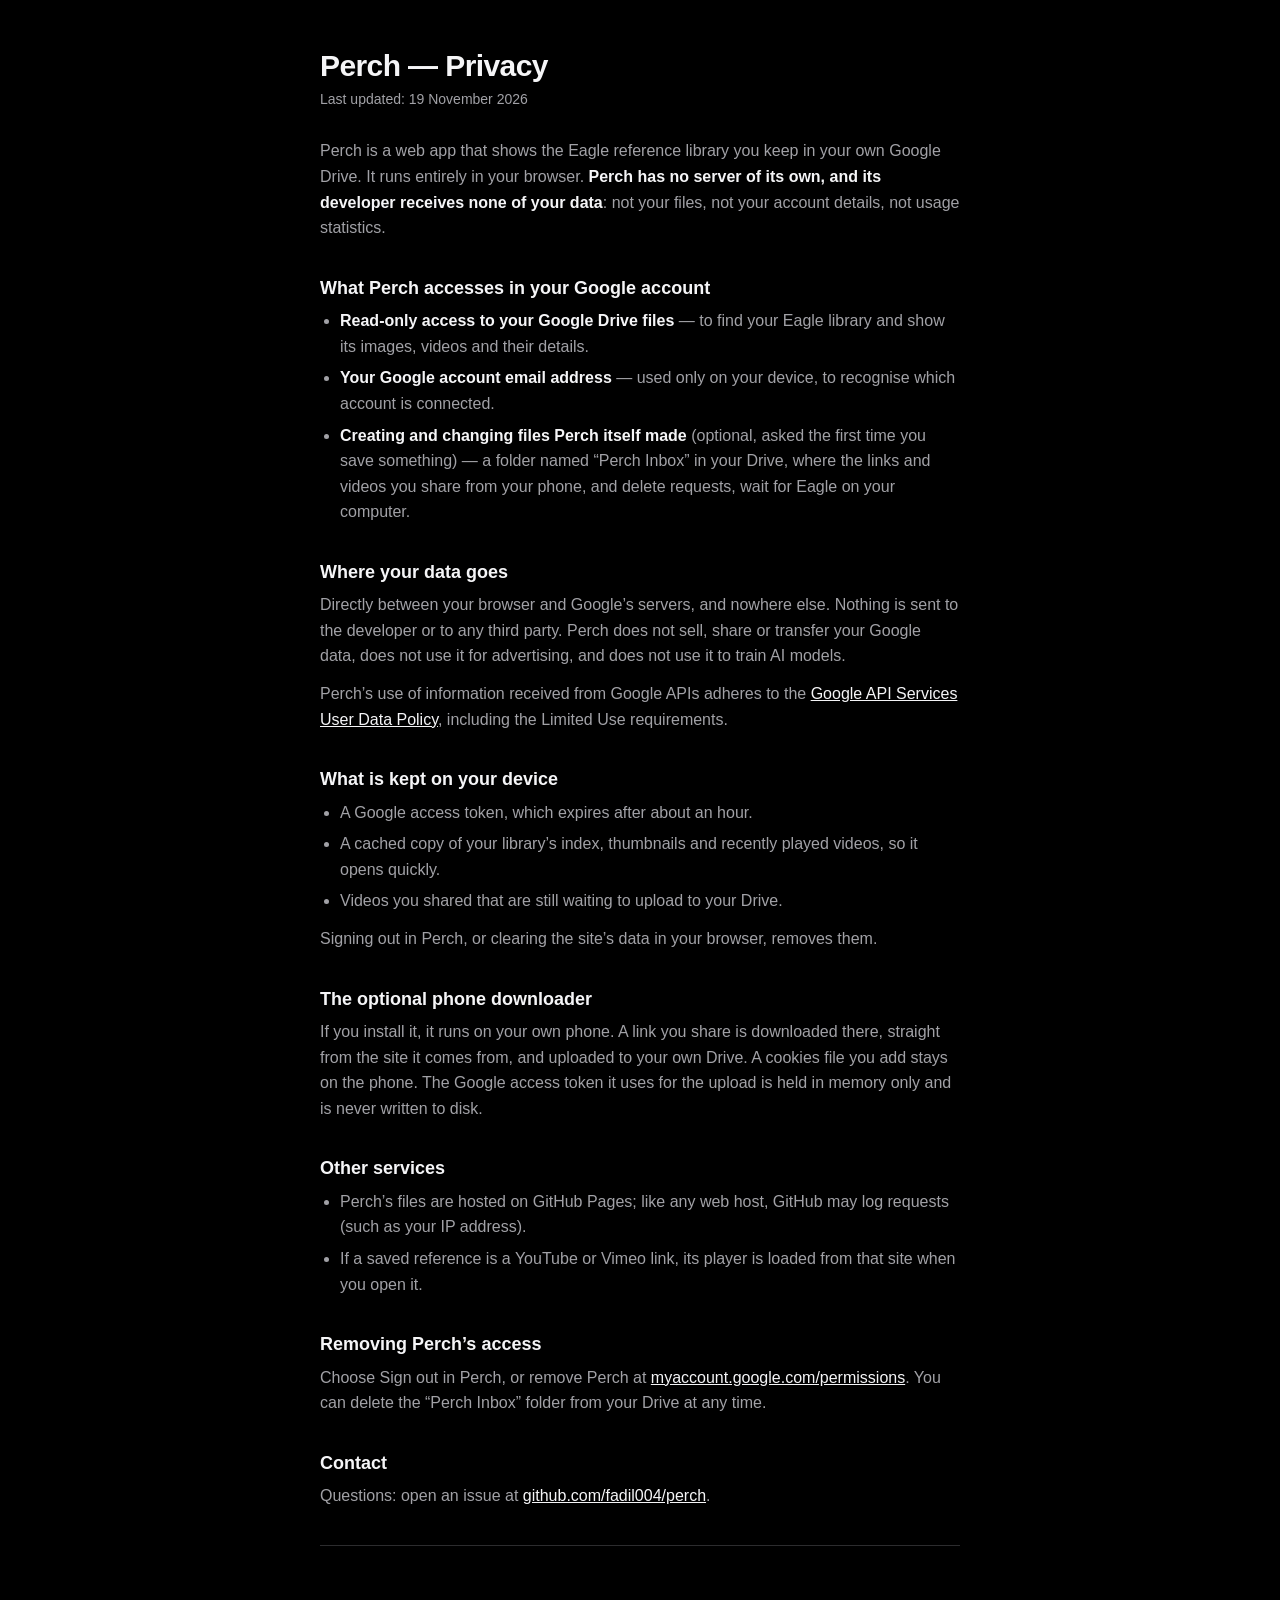
<file: privacy.html>
<!doctype html>
<html lang="en">
<head>
<meta charset="utf-8">
<meta name="viewport" content="width=device-width, initial-scale=1">
<meta name="color-scheme" content="dark">
<title>Perch — Privacy</title>
<link rel="icon" type="image/png" href="icons/icon-192.png">
<style>
  :root { --bg: #000; --t1: #f5f5f7; --t2: #a1a1a6; --line: #2c2c2e; }
  * { box-sizing: border-box; }
  body { margin: 0; background: var(--bg); color: var(--t1); font: 400 16px/1.6 -apple-system, BlinkMacSystemFont, "Segoe UI", Roboto, "Helvetica Neue", Arial, sans-serif; -webkit-text-size-adjust: 100%; }
  main { max-width: 680px; margin: 0 auto; padding: 48px 20px 72px; }
  h1 { margin: 0 0 4px; font-size: 30px; line-height: 1.2; letter-spacing: -.02em; }
  h2 { margin: 36px 0 8px; font-size: 18px; line-height: 1.3; }
  p, ul { margin: 0 0 12px; color: var(--t2); }
  ul { padding-left: 20px; }
  li { margin-bottom: 6px; }
  strong { color: var(--t1); font-weight: 600; }
  a { color: var(--t1); }
  .date { color: var(--t2); font-size: 14px; margin-bottom: 28px; }
  hr { border: 0; border-top: 1px solid var(--line); margin: 36px 0 0; }
</style>
</head>
<body>
<main>
  <h1>Perch — Privacy</h1>
  <p class="date">Last updated: 19 November 2026</p>

  <p>Perch is a web app that shows the Eagle reference library you keep in your own Google Drive. It runs
  entirely in your browser. <strong>Perch has no server of its own, and its developer receives none of your
  data</strong>: not your files, not your account details, not usage statistics.</p>

  <h2>What Perch accesses in your Google account</h2>
  <ul>
    <li><strong>Read-only access to your Google Drive files</strong> — to find your Eagle library and show its
    images, videos and their details.</li>
    <li><strong>Your Google account email address</strong> — used only on your device, to recognise which
    account is connected.</li>
    <li><strong>Creating and changing files Perch itself made</strong> (optional, asked the first time you save
    something) — a folder named “Perch Inbox” in your Drive, where the links and videos you share from your
    phone, and delete requests, wait for Eagle on your computer.</li>
  </ul>

  <h2>Where your data goes</h2>
  <p>Directly between your browser and Google’s servers, and nowhere else. Nothing is sent to the developer or
  to any third party. Perch does not sell, share or transfer your Google data, does not use it for advertising,
  and does not use it to train AI models.</p>
  <p>Perch’s use of information received from Google APIs adheres to the
  <a href="https://developers.google.com/terms/api-services-user-data-policy">Google API Services User Data
  Policy</a>, including the Limited Use requirements.</p>

  <h2>What is kept on your device</h2>
  <ul>
    <li>A Google access token, which expires after about an hour.</li>
    <li>A cached copy of your library’s index, thumbnails and recently played videos, so it opens quickly.</li>
    <li>Videos you shared that are still waiting to upload to your Drive.</li>
  </ul>
  <p>Signing out in Perch, or clearing the site’s data in your browser, removes them.</p>

  <h2>The optional phone downloader</h2>
  <p>If you install it, it runs on your own phone. A link you share is downloaded there, straight from the site
  it comes from, and uploaded to your own Drive. A cookies file you add stays on the phone. The Google access
  token it uses for the upload is held in memory only and is never written to disk.</p>

  <h2>Other services</h2>
  <ul>
    <li>Perch’s files are hosted on GitHub Pages; like any web host, GitHub may log requests (such as your IP
    address).</li>
    <li>If a saved reference is a YouTube or Vimeo link, its player is loaded from that site when you open it.</li>
  </ul>

  <h2>Removing Perch’s access</h2>
  <p>Choose Sign out in Perch, or remove Perch at
  <a href="https://myaccount.google.com/permissions">myaccount.google.com/permissions</a>. You can delete the
  “Perch Inbox” folder from your Drive at any time.</p>

  <h2>Contact</h2>
  <p>Questions: open an issue at <a href="https://github.com/fadil004/perch/issues">github.com/fadil004/perch</a>.</p>

  <hr>
</main>
</body>
</html>
</file>
